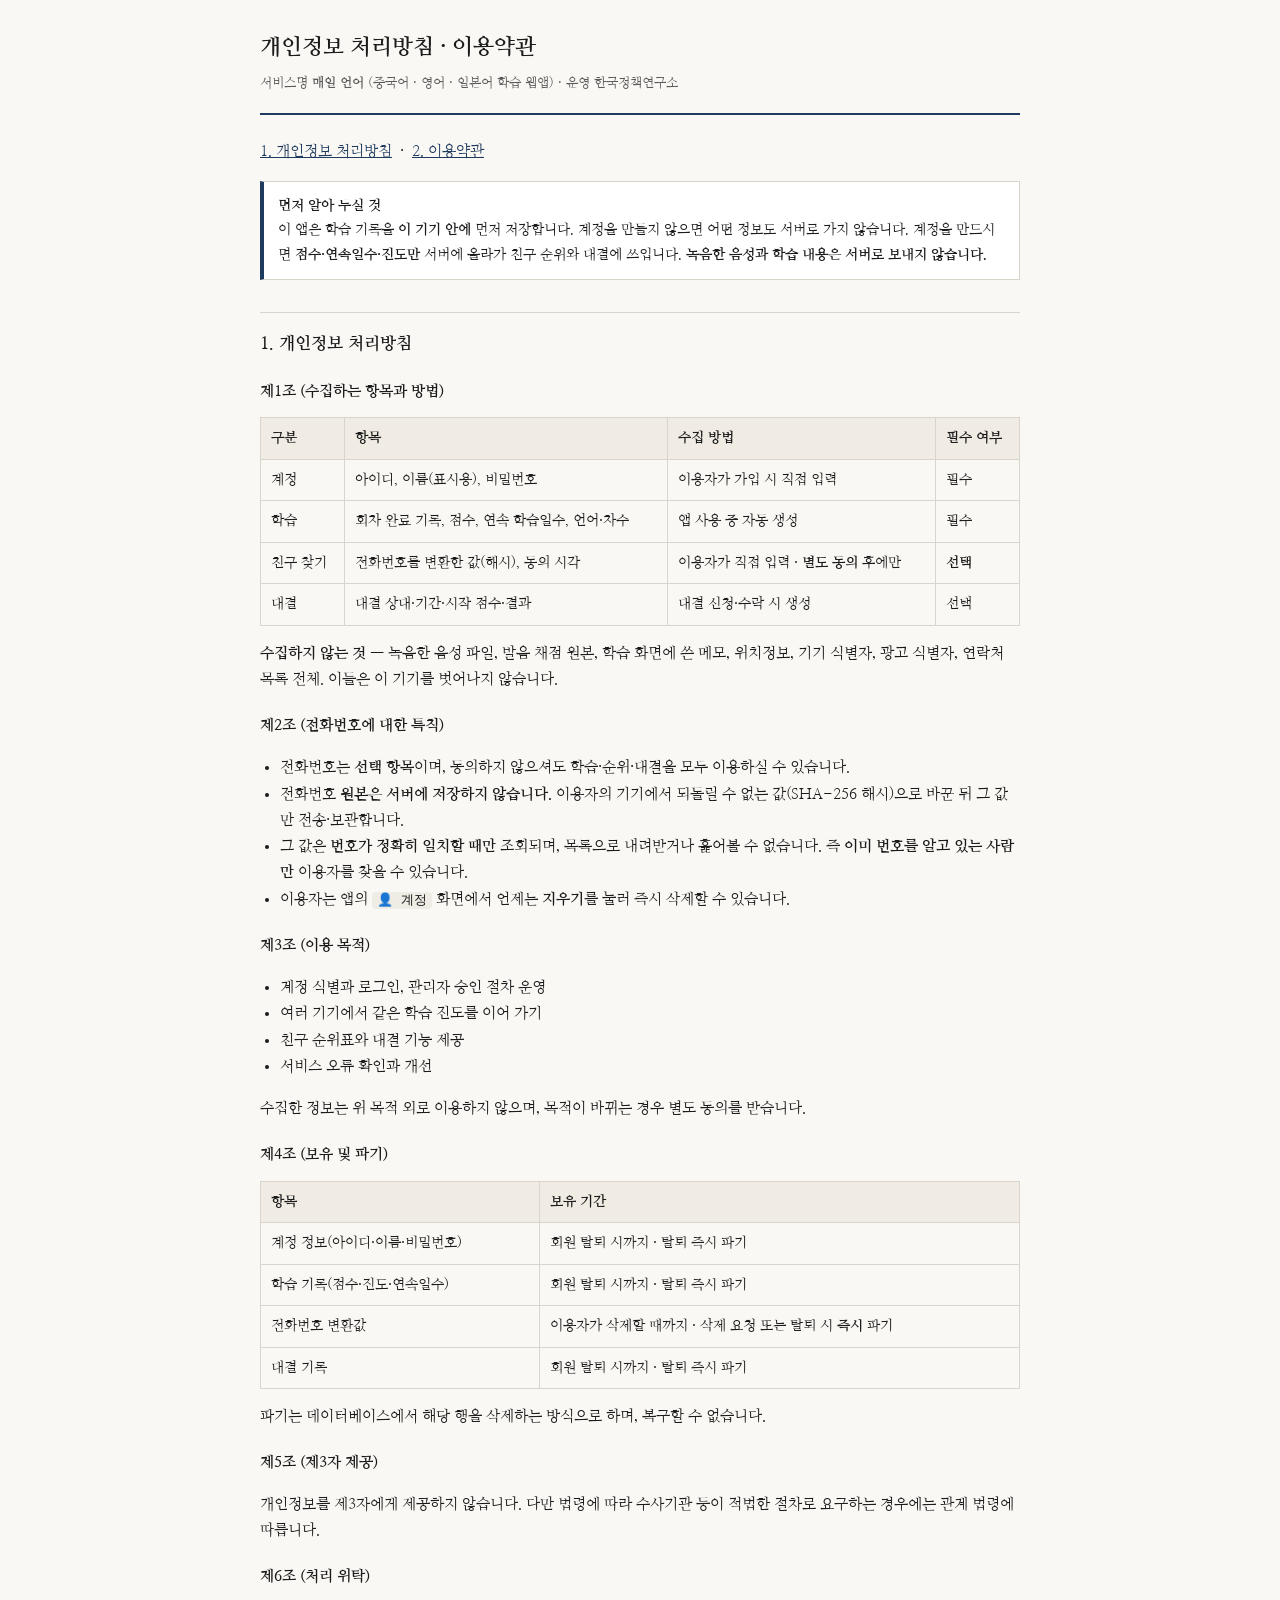
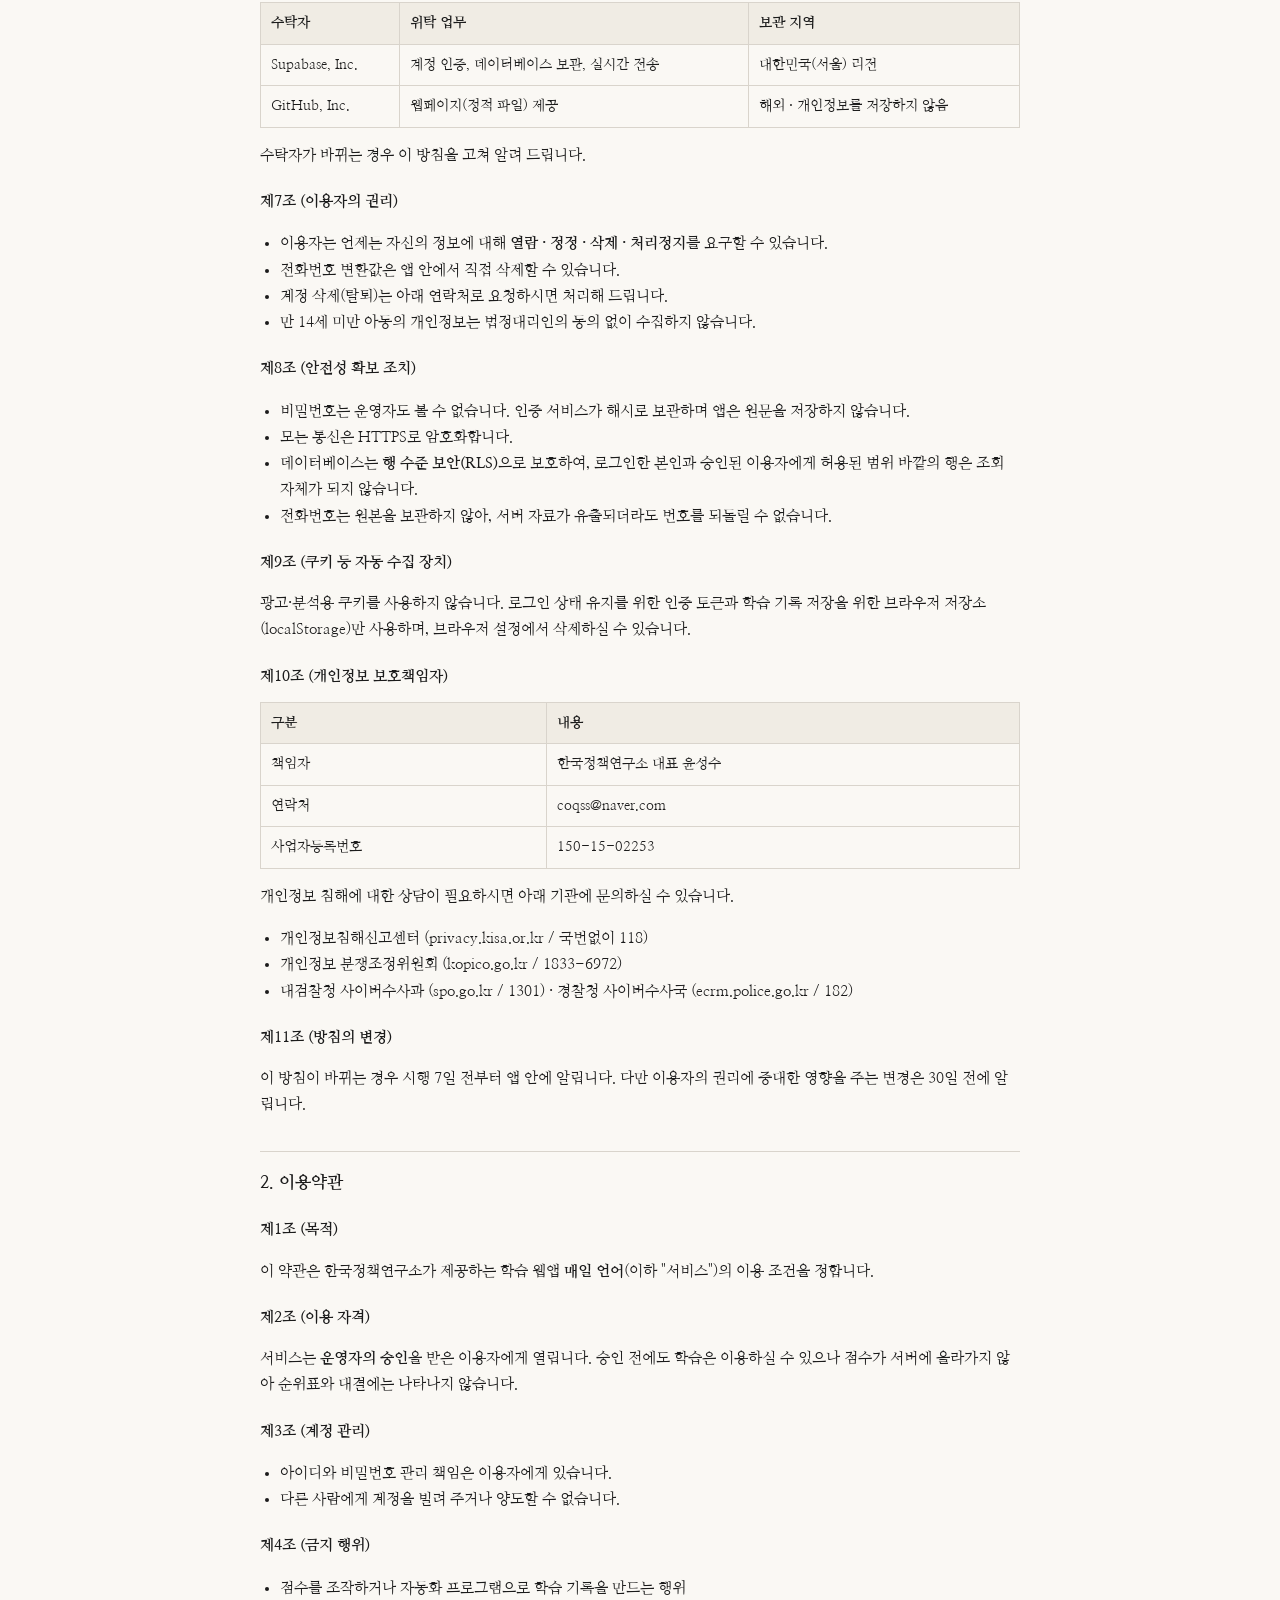
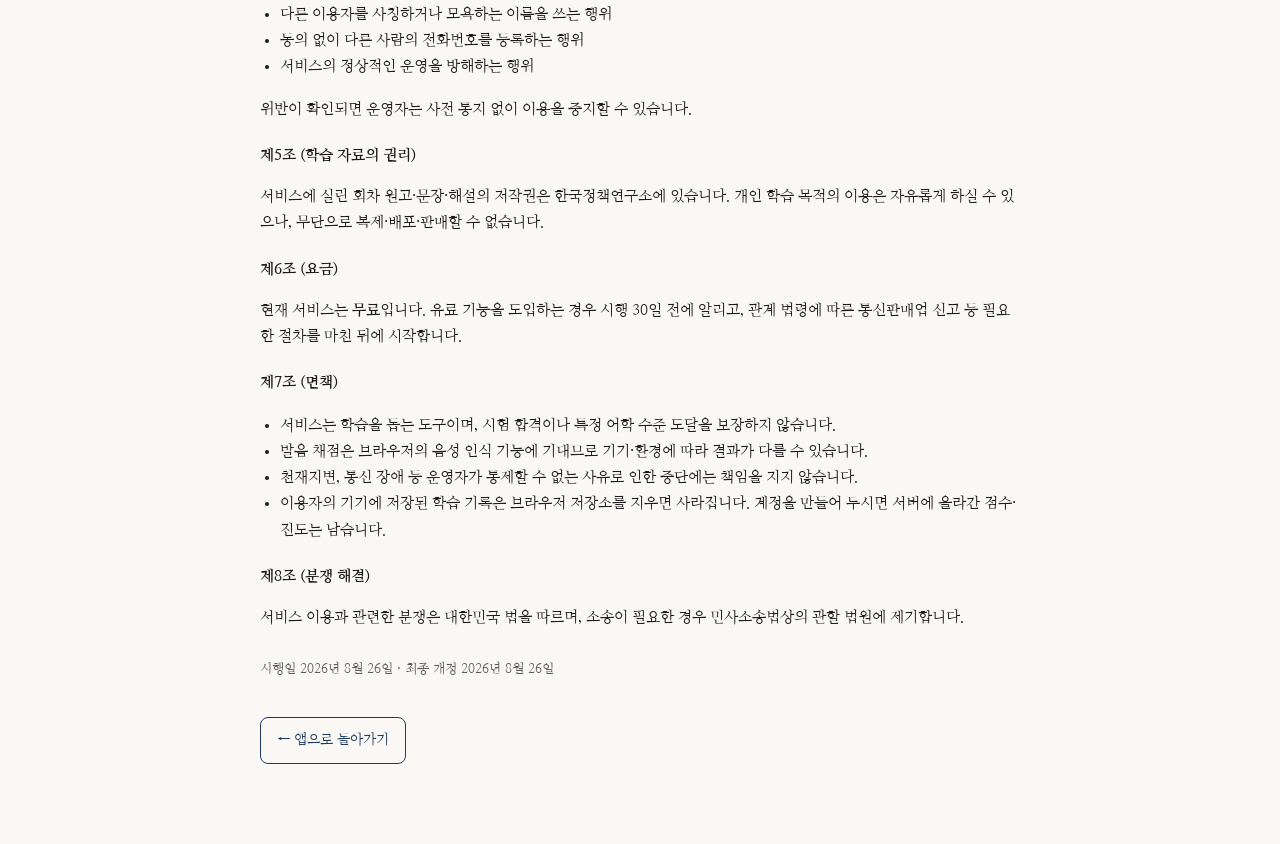
<file: privacy.html>
<!doctype html>
<html lang="ko">
<head>
<meta charset="utf-8">
<meta name="viewport" content="width=device-width, initial-scale=1, viewport-fit=cover">
<meta name="robots" content="noindex, nofollow">
<meta name="theme-color" content="#1E3A5F">
<title>개인정보 처리방침 · 이용약관 — 매일 언어</title>
<link rel="icon" href="icon.svg">
<link rel="preconnect" href="https://fonts.googleapis.com">
<link rel="preconnect" href="https://fonts.gstatic.com" crossorigin>
<link rel="stylesheet" href="https://fonts.googleapis.com/css2?family=Nanum+Myeongjo:wght@400;700;800&display=swap">
<style>
  :root { --ink:#1b1b1b; --sub:#5a5a5a; --line:#d9d4cc; --bg:#faf8f4; --accent:#1E3A5F; }
  * { box-sizing: border-box; }
  body {
    margin:0; padding:0 18px 80px; background:var(--bg); color:var(--ink);
    font-family:'Nanum Myeongjo', serif; line-height:1.75; -webkit-text-size-adjust:100%;
  }
  .wrap { max-width:760px; margin:0 auto; }
  header { padding:28px 0 18px; border-bottom:2px solid var(--accent); margin-bottom:24px; }
  h1 { font-size:22px; margin:0 0 6px; }
  .meta { color:var(--sub); font-size:13px; }
  h2 { font-size:17px; margin:32px 0 10px; padding-top:16px; border-top:1px solid var(--line); }
  h3 { font-size:15px; margin:20px 0 6px; }
  p, li { font-size:15px; }
  ul { padding-left:20px; }
  table { width:100%; border-collapse:collapse; margin:12px 0; font-size:14px; }
  th, td { border:1px solid var(--line); padding:8px 10px; text-align:left; vertical-align:top; }
  th { background:#f0ece4; white-space:nowrap; }
  .note { background:#fff; border:1px solid var(--line); border-left:4px solid var(--accent);
          padding:12px 14px; margin:14px 0; font-size:14px; }
  .back { display:inline-block; margin:22px 0 0; padding:10px 16px; border:1px solid var(--accent);
          border-radius:8px; color:var(--accent); text-decoration:none; font-size:14px; }
  .toc a { color:var(--accent); }
  code { background:#efece6; padding:1px 5px; border-radius:4px; font-size:13px; }
  @media (prefers-color-scheme: dark) {
    :root { --ink:#eae6df; --sub:#a8a29a; --line:#3a3a3a; --bg:#171717; --accent:#8fb3d9; }
    th { background:#242424; }
    .note { background:#1f1f1f; }
  }
</style>
</head>
<body>
<div class="wrap">

<header>
  <h1>개인정보 처리방침 · 이용약관</h1>
  <div class="meta">서비스명 <b>매일 언어</b> (중국어 · 영어 · 일본어 학습 웹앱) · 운영 한국정책연구소</div>
</header>

<p class="toc"><a href="#privacy">1. 개인정보 처리방침</a> &nbsp;·&nbsp; <a href="#terms">2. 이용약관</a></p>

<div class="note">
  <b>먼저 알아 두실 것</b><br>
  이 앱은 학습 기록을 <b>이 기기 안에</b> 먼저 저장합니다. 계정을 만들지 않으면 어떤 정보도 서버로 가지 않습니다.
  계정을 만드시면 <b>점수·연속일수·진도만</b> 서버에 올라가 친구 순위와 대결에 쓰입니다.
  <b>녹음한 음성과 학습 내용은 서버로 보내지 않습니다.</b>
</div>

<h2 id="privacy">1. 개인정보 처리방침</h2>

<h3>제1조 (수집하는 항목과 방법)</h3>
<table>
  <tr><th>구분</th><th>항목</th><th>수집 방법</th><th>필수 여부</th></tr>
  <tr><td>계정</td><td>아이디, 이름(표시용), 비밀번호</td><td>이용자가 가입 시 직접 입력</td><td>필수</td></tr>
  <tr><td>학습</td><td>회차 완료 기록, 점수, 연속 학습일수, 언어·차수</td><td>앱 사용 중 자동 생성</td><td>필수</td></tr>
  <tr><td>친구 찾기</td><td>전화번호를 변환한 값(해시), 동의 시각</td><td>이용자가 직접 입력 · <b>별도 동의</b> 후에만</td><td><b>선택</b></td></tr>
  <tr><td>대결</td><td>대결 상대·기간·시작 점수·결과</td><td>대결 신청·수락 시 생성</td><td>선택</td></tr>
</table>

<p><b>수집하지 않는 것</b> — 녹음한 음성 파일, 발음 채점 원본, 학습 화면에 쓴 메모, 위치정보, 기기 식별자,
광고 식별자, 연락처 목록 전체. 이들은 이 기기를 벗어나지 않습니다.</p>

<h3>제2조 (전화번호에 대한 특칙)</h3>
<ul>
  <li>전화번호는 <b>선택 항목</b>이며, 동의하지 않으셔도 학습·순위·대결을 모두 이용하실 수 있습니다.</li>
  <li>전화번호 <b>원본은 서버에 저장하지 않습니다.</b> 이용자의 기기에서 되돌릴 수 없는 값(SHA-256 해시)으로
      바꾼 뒤 그 값만 전송·보관합니다.</li>
  <li>그 값은 <b>번호가 정확히 일치할 때만</b> 조회되며, 목록으로 내려받거나 훑어볼 수 없습니다.
      즉 <b>이미 번호를 알고 있는 사람만</b> 이용자를 찾을 수 있습니다.</li>
  <li>이용자는 앱의 <code>👤 계정</code> 화면에서 언제든 <b>지우기</b>를 눌러 즉시 삭제할 수 있습니다.</li>
</ul>

<h3>제3조 (이용 목적)</h3>
<ul>
  <li>계정 식별과 로그인, 관리자 승인 절차 운영</li>
  <li>여러 기기에서 같은 학습 진도를 이어 가기</li>
  <li>친구 순위표와 대결 기능 제공</li>
  <li>서비스 오류 확인과 개선</li>
</ul>
<p>수집한 정보는 위 목적 외로 이용하지 않으며, 목적이 바뀌는 경우 별도 동의를 받습니다.</p>

<h3>제4조 (보유 및 파기)</h3>
<table>
  <tr><th>항목</th><th>보유 기간</th></tr>
  <tr><td>계정 정보(아이디·이름·비밀번호)</td><td>회원 탈퇴 시까지 · 탈퇴 즉시 파기</td></tr>
  <tr><td>학습 기록(점수·진도·연속일수)</td><td>회원 탈퇴 시까지 · 탈퇴 즉시 파기</td></tr>
  <tr><td>전화번호 변환값</td><td>이용자가 삭제할 때까지 · 삭제 요청 또는 탈퇴 시 <b>즉시</b> 파기</td></tr>
  <tr><td>대결 기록</td><td>회원 탈퇴 시까지 · 탈퇴 즉시 파기</td></tr>
</table>
<p>파기는 데이터베이스에서 해당 행을 삭제하는 방식으로 하며, 복구할 수 없습니다.</p>

<h3>제5조 (제3자 제공)</h3>
<p>개인정보를 제3자에게 제공하지 않습니다. 다만 법령에 따라 수사기관 등이 적법한 절차로 요구하는 경우에는
관계 법령에 따릅니다.</p>

<h3>제6조 (처리 위탁)</h3>
<table>
  <tr><th>수탁자</th><th>위탁 업무</th><th>보관 지역</th></tr>
  <tr><td>Supabase, Inc.</td><td>계정 인증, 데이터베이스 보관, 실시간 전송</td><td>대한민국(서울) 리전</td></tr>
  <tr><td>GitHub, Inc.</td><td>웹페이지(정적 파일) 제공</td><td>해외 · 개인정보를 저장하지 않음</td></tr>
</table>
<p>수탁자가 바뀌는 경우 이 방침을 고쳐 알려 드립니다.</p>

<h3>제7조 (이용자의 권리)</h3>
<ul>
  <li>이용자는 언제든 자신의 정보에 대해 <b>열람 · 정정 · 삭제 · 처리정지</b>를 요구할 수 있습니다.</li>
  <li>전화번호 변환값은 앱 안에서 직접 삭제할 수 있습니다.</li>
  <li>계정 삭제(탈퇴)는 아래 연락처로 요청하시면 처리해 드립니다.</li>
  <li>만 14세 미만 아동의 개인정보는 법정대리인의 동의 없이 수집하지 않습니다.</li>
</ul>

<h3>제8조 (안전성 확보 조치)</h3>
<ul>
  <li>비밀번호는 운영자도 볼 수 없습니다. 인증 서비스가 해시로 보관하며 앱은 원문을 저장하지 않습니다.</li>
  <li>모든 통신은 HTTPS로 암호화합니다.</li>
  <li>데이터베이스는 <b>행 수준 보안(RLS)</b>으로 보호하여, 로그인한 본인과 승인된 이용자에게 허용된 범위
      바깥의 행은 조회 자체가 되지 않습니다.</li>
  <li>전화번호는 원본을 보관하지 않아, 서버 자료가 유출되더라도 번호를 되돌릴 수 없습니다.</li>
</ul>

<h3>제9조 (쿠키 등 자동 수집 장치)</h3>
<p>광고·분석용 쿠키를 사용하지 않습니다. 로그인 상태 유지를 위한 인증 토큰과 학습 기록 저장을 위한
브라우저 저장소(localStorage)만 사용하며, 브라우저 설정에서 삭제하실 수 있습니다.</p>

<h3>제10조 (개인정보 보호책임자)</h3>
<table>
  <tr><th>구분</th><th>내용</th></tr>
  <tr><td>책임자</td><td>한국정책연구소 대표 윤성수</td></tr>
  <tr><td>연락처</td><td>coqss@naver.com</td></tr>
  <tr><td>사업자등록번호</td><td>150-15-02253</td></tr>
</table>
<p>개인정보 침해에 대한 상담이 필요하시면 아래 기관에 문의하실 수 있습니다.</p>
<ul>
  <li>개인정보침해신고센터 (privacy.kisa.or.kr / 국번없이 118)</li>
  <li>개인정보 분쟁조정위원회 (kopico.go.kr / 1833-6972)</li>
  <li>대검찰청 사이버수사과 (spo.go.kr / 1301) · 경찰청 사이버수사국 (ecrm.police.go.kr / 182)</li>
</ul>

<h3>제11조 (방침의 변경)</h3>
<p>이 방침이 바뀌는 경우 시행 7일 전부터 앱 안에 알립니다. 다만 이용자의 권리에 중대한 영향을 주는
변경은 30일 전에 알립니다.</p>

<h2 id="terms">2. 이용약관</h2>

<h3>제1조 (목적)</h3>
<p>이 약관은 한국정책연구소가 제공하는 학습 웹앱 <b>매일 언어</b>(이하 "서비스")의 이용 조건을 정합니다.</p>

<h3>제2조 (이용 자격)</h3>
<p>서비스는 <b>운영자의 승인</b>을 받은 이용자에게 열립니다. 승인 전에도 학습은 이용하실 수 있으나
점수가 서버에 올라가지 않아 순위표와 대결에는 나타나지 않습니다.</p>

<h3>제3조 (계정 관리)</h3>
<ul>
  <li>아이디와 비밀번호 관리 책임은 이용자에게 있습니다.</li>
  <li>다른 사람에게 계정을 빌려 주거나 양도할 수 없습니다.</li>
</ul>

<h3>제4조 (금지 행위)</h3>
<ul>
  <li>점수를 조작하거나 자동화 프로그램으로 학습 기록을 만드는 행위</li>
  <li>다른 이용자를 사칭하거나 모욕하는 이름을 쓰는 행위</li>
  <li>동의 없이 다른 사람의 전화번호를 등록하는 행위</li>
  <li>서비스의 정상적인 운영을 방해하는 행위</li>
</ul>
<p>위반이 확인되면 운영자는 사전 통지 없이 이용을 중지할 수 있습니다.</p>

<h3>제5조 (학습 자료의 권리)</h3>
<p>서비스에 실린 회차 원고·문장·해설의 저작권은 한국정책연구소에 있습니다. 개인 학습 목적의 이용은
자유롭게 하실 수 있으나, 무단으로 복제·배포·판매할 수 없습니다.</p>

<h3>제6조 (요금)</h3>
<p>현재 서비스는 <b>무료</b>입니다. 유료 기능을 도입하는 경우 시행 30일 전에 알리고,
관계 법령에 따른 통신판매업 신고 등 필요한 절차를 마친 뒤에 시작합니다.</p>

<h3>제7조 (면책)</h3>
<ul>
  <li>서비스는 학습을 돕는 도구이며, 시험 합격이나 특정 어학 수준 도달을 보장하지 않습니다.</li>
  <li>발음 채점은 브라우저의 음성 인식 기능에 기대므로 기기·환경에 따라 결과가 다를 수 있습니다.</li>
  <li>천재지변, 통신 장애 등 운영자가 통제할 수 없는 사유로 인한 중단에는 책임을 지지 않습니다.</li>
  <li>이용자의 기기에 저장된 학습 기록은 브라우저 저장소를 지우면 사라집니다. 계정을 만들어 두시면
      서버에 올라간 점수·진도는 남습니다.</li>
</ul>

<h3>제8조 (분쟁 해결)</h3>
<p>서비스 이용과 관련한 분쟁은 대한민국 법을 따르며, 소송이 필요한 경우 민사소송법상의 관할 법원에 제기합니다.</p>

<p style="margin-top:28px; color:var(--sub); font-size:13px;">
  시행일 2026년 8월 26일 · 최종 개정 2026년 8월 26일
</p>

<a class="back" href="./">← 앱으로 돌아가기</a>

</div>
</body>
</html>
</file>
